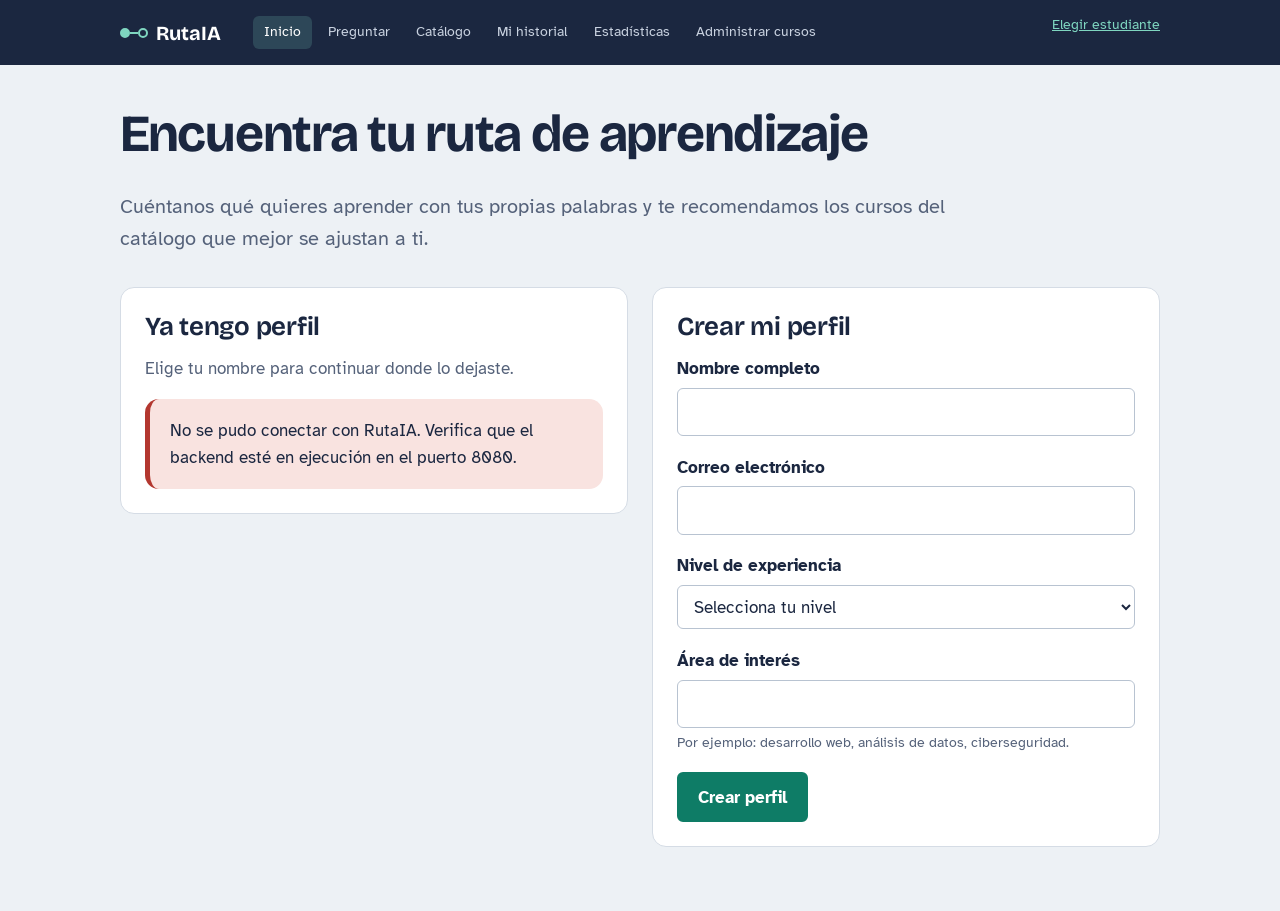
<file: frontend/index.html>
<!DOCTYPE html>
<html lang="es">
<head>
  <meta charset="UTF-8">
  <meta name="viewport" content="width=device-width, initial-scale=1">
  <title>RutaIA · Encuentra tu ruta de aprendizaje</title>
  <link rel="preconnect" href="https://fonts.googleapis.com">
  <link rel="preconnect" href="https://fonts.gstatic.com" crossorigin>
  <link href="https://fonts.googleapis.com/css2?family=Atkinson+Hyperlegible:wght@400;700&family=Bricolage+Grotesque:opsz,wght@12..96,600..700&display=swap" rel="stylesheet">
  <link rel="stylesheet" href="css/styles.css">
</head>
<body>
  <a class="saltar" href="#contenido">Saltar al contenido</a>
  <header class="encabezado" id="encabezado"></header>

  <main id="contenido">
    <section class="intro">
      <h1>Encuentra tu ruta de aprendizaje</h1>
      <p>Cuéntanos qué quieres aprender con tus propias palabras y te recomendamos los cursos del catálogo que mejor se ajustan a ti.</p>
    </section>

    <div class="rejilla-2">
      <section class="panel" aria-labelledby="titulo-elegir">
        <h2 id="titulo-elegir">Ya tengo perfil</h2>
        <p class="texto-suave">Elige tu nombre para continuar donde lo dejaste.</p>
        <div id="lista-estudiantes"><p class="texto-suave">Cargando estudiantes…</p></div>
      </section>

      <section class="panel" aria-labelledby="titulo-registro">
        <h2 id="titulo-registro">Crear mi perfil</h2>
        <form id="formulario-registro" novalidate>
          <div class="campo">
            <label for="nombreCompleto">Nombre completo</label>
            <input type="text" id="nombreCompleto" name="nombreCompleto" maxlength="150" autocomplete="name" required>
          </div>
          <div class="campo">
            <label for="correo">Correo electrónico</label>
            <input type="email" id="correo" name="correo" maxlength="150" autocomplete="email" required>
          </div>
          <div class="campo">
            <label for="nivelExperiencia">Nivel de experiencia</label>
            <select id="nivelExperiencia" name="nivelExperiencia" required>
              <option value="">Selecciona tu nivel</option>
              <option value="PRINCIPIANTE">Principiante</option>
              <option value="INTERMEDIO">Intermedio</option>
              <option value="AVANZADO">Avanzado</option>
            </select>
          </div>
          <div class="campo">
            <label for="areaInteres">Área de interés</label>
            <input type="text" id="areaInteres" name="areaInteres" maxlength="100" required>
            <span class="ayuda">Por ejemplo: desarrollo web, análisis de datos, ciberseguridad.</span>
          </div>
          <button type="submit" class="boton">Crear perfil</button>
        </form>
      </section>
    </div>
  </main>

  <script type="module" src="js/inicio.js"></script>
</body>
</html>
</file>
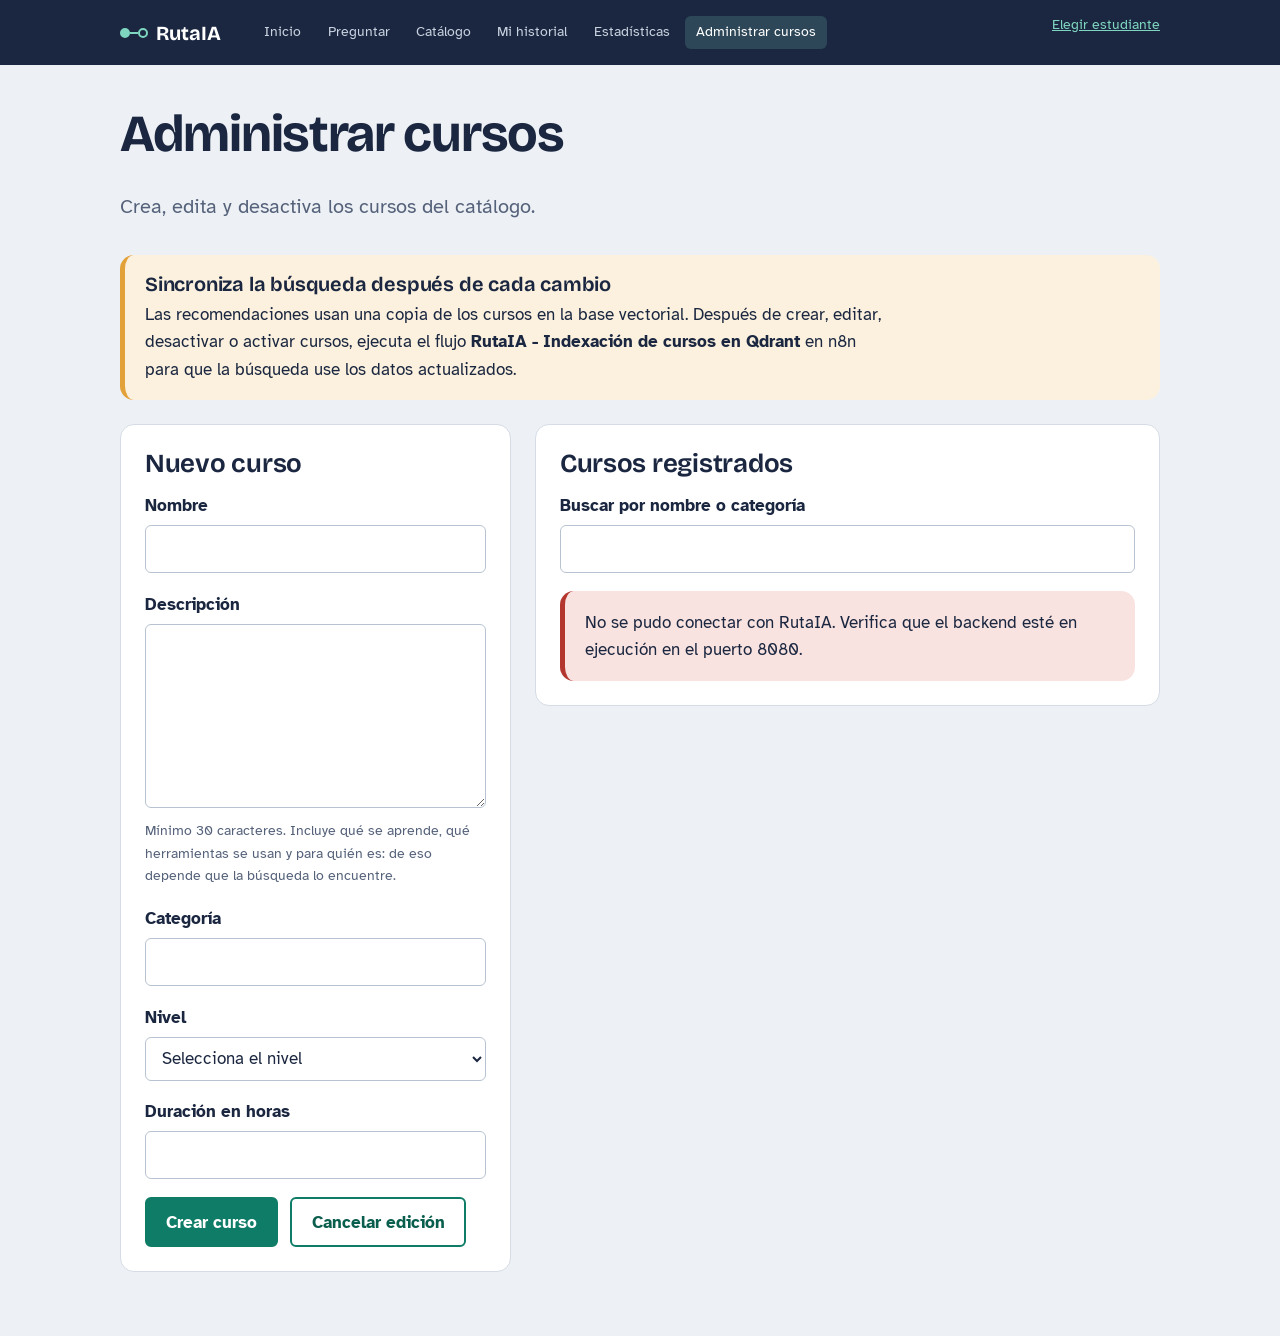
<file: frontend/admin.html>
<!DOCTYPE html>
<html lang="es">
<head>
  <meta charset="UTF-8">
  <meta name="viewport" content="width=device-width, initial-scale=1">
  <title>RutaIA · Administrar cursos</title>
  <link rel="preconnect" href="https://fonts.googleapis.com">
  <link rel="preconnect" href="https://fonts.gstatic.com" crossorigin>
  <link href="https://fonts.googleapis.com/css2?family=Atkinson+Hyperlegible:wght@400;700&family=Bricolage+Grotesque:opsz,wght@12..96,600..700&display=swap" rel="stylesheet">
  <link rel="stylesheet" href="css/styles.css">
</head>
<body>
  <a class="saltar" href="#contenido">Saltar al contenido</a>
  <header class="encabezado" id="encabezado"></header>

  <main id="contenido">
    <section class="intro">
      <h1>Administrar cursos</h1>
      <p>Crea, edita y desactiva los cursos del catálogo.</p>
    </section>

    <div class="alerta alerta--aviso" style="margin-bottom:1.5rem">
      <h2>Sincroniza la búsqueda después de cada cambio</h2>
      <p>Las recomendaciones usan una copia de los cursos en la base vectorial. Después de crear, editar, desactivar o activar cursos, ejecuta el flujo <strong>RutaIA - Indexación de cursos en Qdrant</strong> en n8n para que la búsqueda use los datos actualizados.</p>
    </div>

    <div class="rejilla-admin">
      <form class="panel" id="formulario-curso" novalidate>
        <h2 id="titulo-formulario">Nuevo curso</h2>
        <div class="campo">
          <label for="nombre">Nombre</label>
          <input type="text" id="nombre" name="nombre" maxlength="150" required>
        </div>
        <div class="campo">
          <label for="descripcion">Descripción</label>
          <textarea id="descripcion" name="descripcion" rows="6" required></textarea>
          <span class="ayuda">Mínimo 30 caracteres. Incluye qué se aprende, qué herramientas se usan y para quién es: de eso depende que la búsqueda lo encuentre.</span>
        </div>
        <div class="campo">
          <label for="categoria">Categoría</label>
          <input type="text" id="categoria" name="categoria" maxlength="80" list="categorias-existentes" required>
          <datalist id="categorias-existentes"></datalist>
        </div>
        <div class="campo">
          <label for="nivel">Nivel</label>
          <select id="nivel" name="nivel" required>
            <option value="">Selecciona el nivel</option>
            <option value="BASICO">Básico</option>
            <option value="INTERMEDIO">Intermedio</option>
            <option value="AVANZADO">Avanzado</option>
          </select>
        </div>
        <div class="campo">
          <label for="duracionHoras">Duración en horas</label>
          <input type="number" id="duracionHoras" name="duracionHoras" min="1" step="1" required>
        </div>
        <div class="acciones">
          <button type="submit" class="boton" id="guardar-curso">Crear curso</button>
          <button type="button" class="boton boton--secundario" id="cancelar-edicion" hidden>Cancelar edición</button>
        </div>
      </form>

      <section class="panel" aria-labelledby="titulo-listado">
        <h2 id="titulo-listado">Cursos registrados</h2>
        <div class="campo">
          <label for="buscar-curso">Buscar por nombre o categoría</label>
          <input type="text" id="buscar-curso">
        </div>
        <div id="tabla-cursos"><p class="texto-suave">Cargando cursos…</p></div>
      </section>
    </div>
  </main>

  <script type="module" src="js/admin.js"></script>
</body>
</html>
</file>
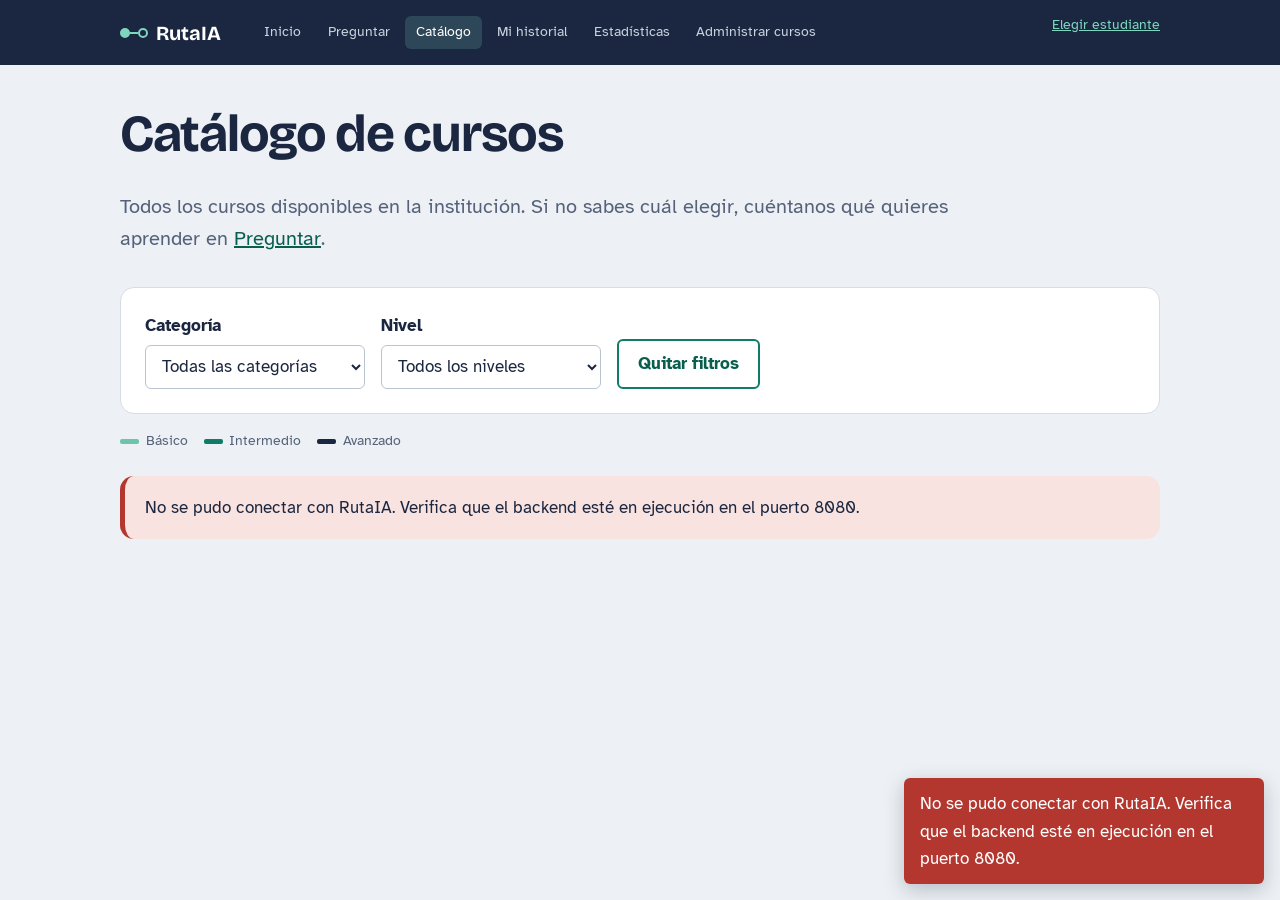
<file: frontend/catalogo.html>
<!DOCTYPE html>
<html lang="es">
<head>
  <meta charset="UTF-8">
  <meta name="viewport" content="width=device-width, initial-scale=1">
  <title>RutaIA · Catálogo de cursos</title>
  <link rel="preconnect" href="https://fonts.googleapis.com">
  <link rel="preconnect" href="https://fonts.gstatic.com" crossorigin>
  <link href="https://fonts.googleapis.com/css2?family=Atkinson+Hyperlegible:wght@400;700&family=Bricolage+Grotesque:opsz,wght@12..96,600..700&display=swap" rel="stylesheet">
  <link rel="stylesheet" href="css/styles.css">
</head>
<body>
  <a class="saltar" href="#contenido">Saltar al contenido</a>
  <header class="encabezado" id="encabezado"></header>

  <main id="contenido">
    <section class="intro">
      <h1>Catálogo de cursos</h1>
      <p>Todos los cursos disponibles en la institución. Si no sabes cuál elegir, cuéntanos qué quieres aprender en <a href="consulta.html">Preguntar</a>.</p>
    </section>

    <form class="panel filtros" id="filtros" aria-label="Filtrar cursos" onsubmit="return false">
      <div class="campo">
        <label for="filtro-categoria">Categoría</label>
        <select id="filtro-categoria">
          <option value="">Todas las categorías</option>
        </select>
      </div>
      <div class="campo">
        <label for="filtro-nivel">Nivel</label>
        <select id="filtro-nivel">
          <option value="">Todos los niveles</option>
          <option value="BASICO">Básico</option>
          <option value="INTERMEDIO">Intermedio</option>
          <option value="AVANZADO">Avanzado</option>
        </select>
      </div>
      <button type="button" class="boton boton--secundario" id="limpiar-filtros">Quitar filtros</button>
    </form>

    <ul class="leyenda-niveles" aria-label="Color según el nivel del curso">
      <li style="--color-nivel:#6CC3AE">Básico</li>
      <li style="--color-nivel:var(--ruta)">Intermedio</li>
      <li style="--color-nivel:var(--tinta)">Avanzado</li>
    </ul>

    <p class="texto-suave" id="contador" role="status" style="margin-top:1.5rem"></p>
    <div id="resultados"></div>
  </main>

  <script type="module" src="js/catalogo.js"></script>
</body>
</html>
</file>
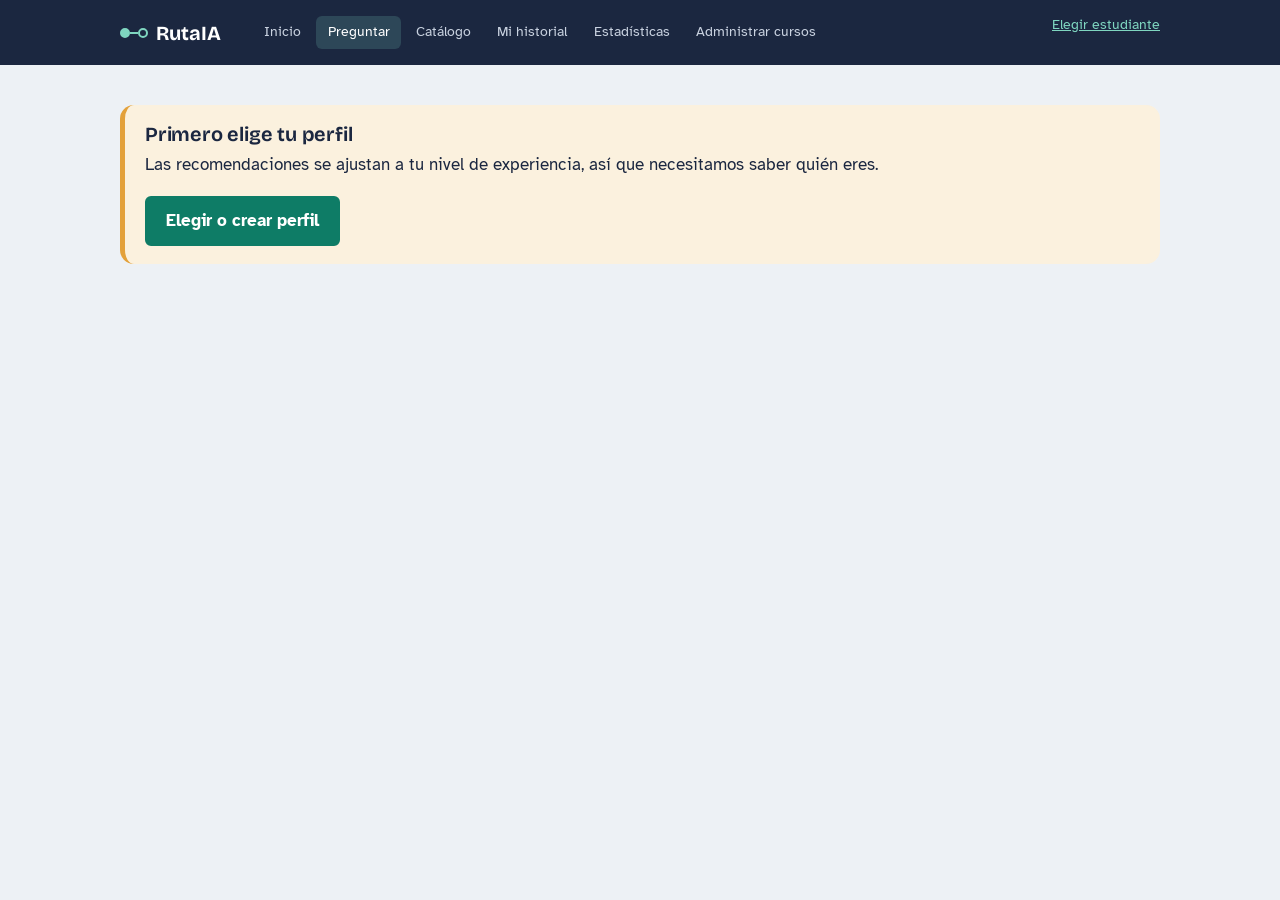
<file: frontend/consulta.html>
<!DOCTYPE html>
<html lang="es">
<head>
  <meta charset="UTF-8">
  <meta name="viewport" content="width=device-width, initial-scale=1">
  <title>RutaIA · ¿Qué quieres aprender?</title>
  <link rel="preconnect" href="https://fonts.googleapis.com">
  <link rel="preconnect" href="https://fonts.gstatic.com" crossorigin>
  <link href="https://fonts.googleapis.com/css2?family=Atkinson+Hyperlegible:wght@400;700&family=Bricolage+Grotesque:opsz,wght@12..96,600..700&display=swap" rel="stylesheet">
  <link rel="stylesheet" href="css/styles.css">
</head>
<body>
  <a class="saltar" href="#contenido">Saltar al contenido</a>
  <header class="encabezado" id="encabezado"></header>

  <main id="contenido">
    <div id="sin-estudiante" hidden>
      <div class="alerta alerta--aviso">
        <h2>Primero elige tu perfil</h2>
        <p>Las recomendaciones se ajustan a tu nivel de experiencia, así que necesitamos saber quién eres.</p>
        <div class="acciones"><a class="boton" href="index.html">Elegir o crear perfil</a></div>
      </div>
    </div>

    <div id="zona-consulta" hidden>
      <form id="formulario-pregunta" class="pregunta" novalidate>
        <div class="campo">
          <h1 id="titulo-pregunta">¿Qué quieres aprender?</h1>
          <textarea id="pregunta" name="pregunta" maxlength="1000" aria-labelledby="titulo-pregunta"
                    placeholder="Escribe tu necesidad con tus palabras, por ejemplo: quiero aprender a crear páginas web"></textarea>
        </div>

        <!-- EXAMEN: nivel opcional, se aplica como filtro dentro de la busqueda vectorial -->
        <div class="campo" style="max-width: 340px">
          <label for="nivelCurso">Nivel del curso (opcional)</label>
          <select id="nivelCurso" name="nivelCurso">
            <option value="">Cualquier nivel</option>
            <option value="BASICO">Básico</option>
            <option value="INTERMEDIO">Intermedio</option>
            <option value="AVANZADO">Avanzado</option>
          </select>
          <span class="ayuda">Si eliges un nivel, solo se buscarán cursos de ese nivel.</span>
        </div>

        <button type="submit" class="boton">Buscar mi ruta</button>

        <p class="texto-suave" style="margin: 1.25rem 0 0;">¿No sabes por dónde empezar? Prueba con una de estas:</p>
        <ul class="sugerencias" id="sugerencias">
          <li><button type="button">Quiero aprender a crear APIs</button></li>
          <li><button type="button">Quiero aprender a crear páginas web</button></li>
          <li><button type="button">Me interesa analizar datos y construir dashboards</button></li>
          <li><button type="button">¿Qué puedo estudiar para trabajar con inteligencia artificial?</button></li>
        </ul>
      </form>

      <div id="resultado" class="resultado" aria-live="polite"></div>
    </div>
  </main>

  <script type="module" src="js/consulta.js"></script>
</body>
</html>
</file>
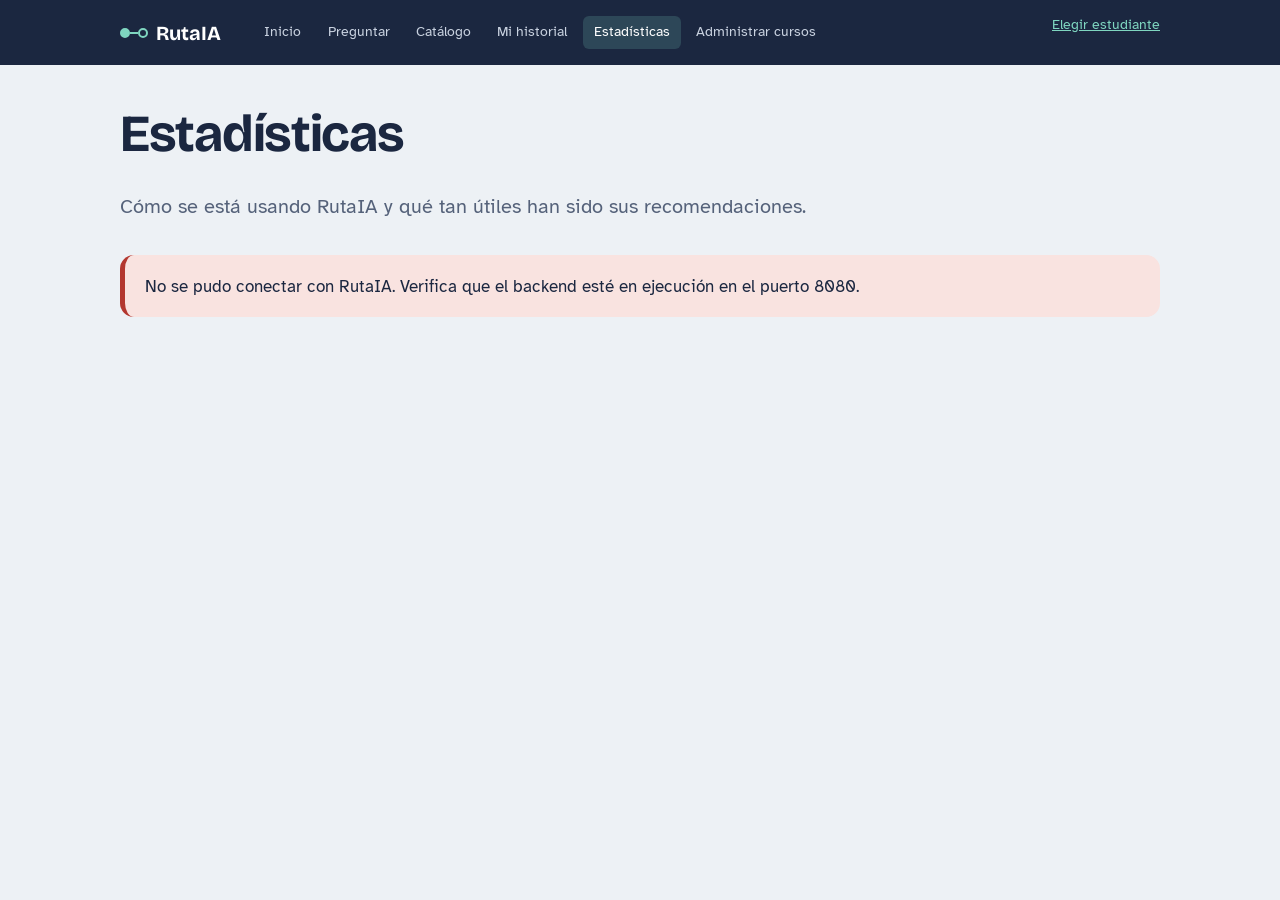
<file: frontend/estadisticas.html>
<!DOCTYPE html>
<html lang="es">
<head>
  <meta charset="UTF-8">
  <meta name="viewport" content="width=device-width, initial-scale=1">
  <title>RutaIA · Estadísticas</title>
  <link rel="preconnect" href="https://fonts.googleapis.com">
  <link rel="preconnect" href="https://fonts.gstatic.com" crossorigin>
  <link href="https://fonts.googleapis.com/css2?family=Atkinson+Hyperlegible:wght@400;700&family=Bricolage+Grotesque:opsz,wght@12..96,600..700&display=swap" rel="stylesheet">
  <link rel="stylesheet" href="css/styles.css">
</head>
<body>
  <a class="saltar" href="#contenido">Saltar al contenido</a>
  <header class="encabezado" id="encabezado"></header>

  <main id="contenido">
    <section class="intro">
      <h1>Estadísticas</h1>
      <p>Cómo se está usando RutaIA y qué tan útiles han sido sus recomendaciones.</p>
    </section>
    <div id="estadisticas"></div>
  </main>

  <script type="module" src="js/estadisticas.js"></script>
</body>
</html>
</file>
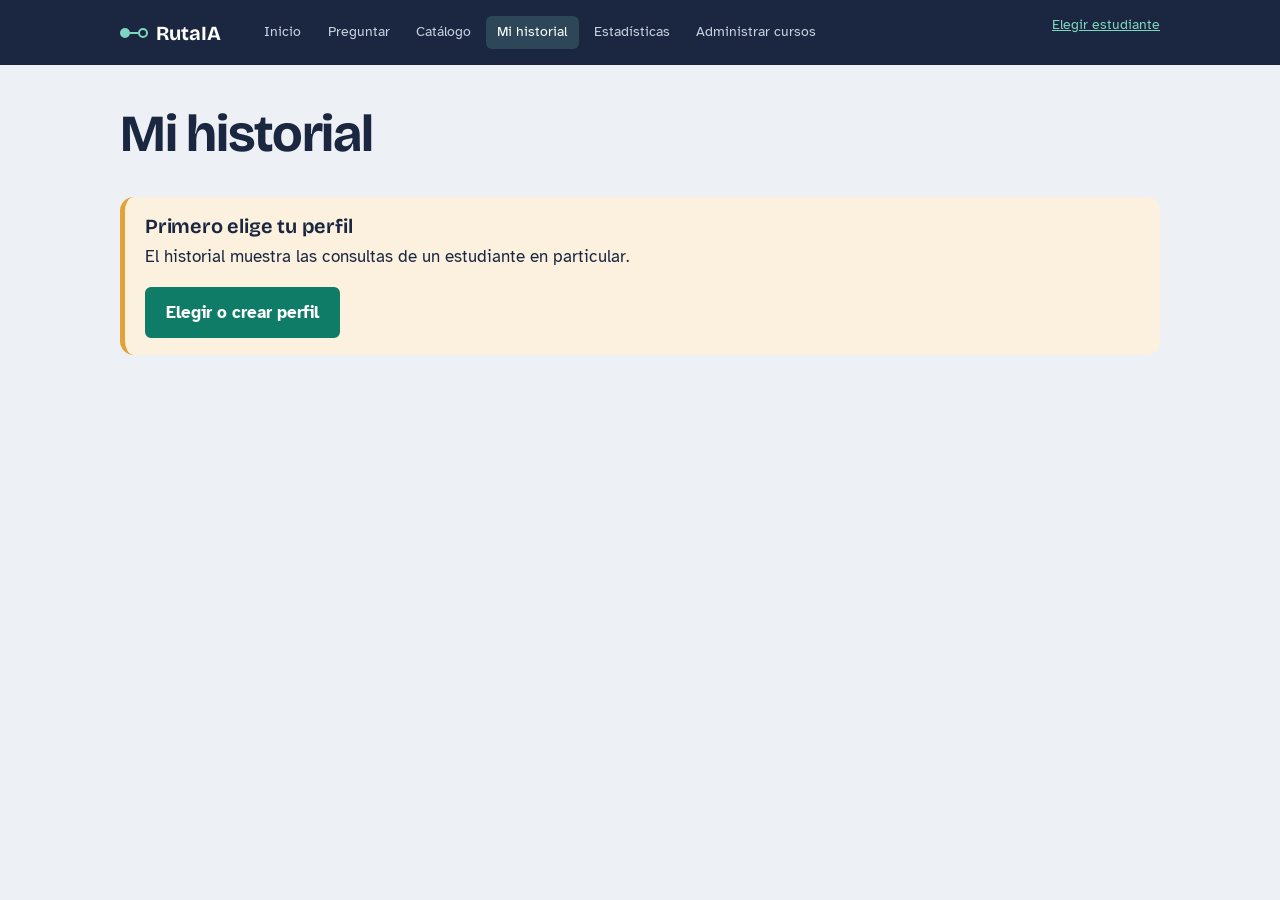
<file: frontend/historial.html>
<!DOCTYPE html>
<html lang="es">
<head>
  <meta charset="UTF-8">
  <meta name="viewport" content="width=device-width, initial-scale=1">
  <title>RutaIA · Mi historial</title>
  <link rel="preconnect" href="https://fonts.googleapis.com">
  <link rel="preconnect" href="https://fonts.gstatic.com" crossorigin>
  <link href="https://fonts.googleapis.com/css2?family=Atkinson+Hyperlegible:wght@400;700&family=Bricolage+Grotesque:opsz,wght@12..96,600..700&display=swap" rel="stylesheet">
  <link rel="stylesheet" href="css/styles.css">
</head>
<body>
  <a class="saltar" href="#contenido">Saltar al contenido</a>
  <header class="encabezado" id="encabezado"></header>

  <main id="contenido">
    <section class="intro">
      <h1>Mi historial</h1>
      <p id="resumen" role="status"></p>
    </section>
    <div id="historial"></div>
  </main>

  <script type="module" src="js/historial.js"></script>
</body>
</html>
</file>
<file: frontend/css/styles.css>
/* =====================================================================
   RutaIA - Estilos compartidos
   Idea visual: una ruta de aprendizaje. El elemento protagonista es la
   linea de paradas (.ruta); todo lo demas se mantiene sobrio.
   ===================================================================== */

:root {
  /* Paleta */
  --tinta: #1B2740;
  --tinta-suave: #55627A;
  --fondo: #EDF1F5;
  --superficie: #FFFFFF;
  --linea: #D5DCE5;
  --ruta: #0E7C66;
  --ruta-oscura: #0A5E4D;
  --ruta-suave: #DDF0EA;
  --marcador: #E3A13A;
  --error: #B3372F;
  --error-suave: #F9E3E0;
  --aviso-suave: #FBF1DE;

  /* Tipografia */
  --fuente-titulo: "Bricolage Grotesque", "Segoe UI", system-ui, sans-serif;
  --fuente-texto: "Atkinson Hyperlegible", "Segoe UI", system-ui, sans-serif;

  /* Escala tipografica (razon ~1.25) */
  --t-sm: 0.875rem;
  --t-base: 1.0625rem;
  --t-md: 1.25rem;
  --t-lg: 1.625rem;
  --t-xl: 2.25rem;
  --t-xxl: clamp(2.25rem, 5vw, 3.25rem);

  /* Radios: pequeno para controles, grande para paneles (jerarquia) */
  --r-control: 6px;
  --r-panel: 14px;

  --ancho: 1080px;
}

*,
*::before,
*::after {
  box-sizing: border-box;
}

body {
  margin: 0;
  background: var(--fondo);
  color: var(--tinta);
  font-family: var(--fuente-texto);
  font-size: var(--t-base);
  line-height: 1.6;
}

h1, h2, h3 {
  font-family: var(--fuente-titulo);
  line-height: 1.15;
  margin: 0 0 0.5em;
  letter-spacing: -0.01em;
}

h1 { font-size: var(--t-xxl); font-weight: 700; letter-spacing: -0.025em; }
h2 { font-size: var(--t-lg); font-weight: 650; }
h3 { font-size: var(--t-md); font-weight: 600; }

p { margin: 0 0 1em; max-width: 68ch; }

a { color: var(--ruta-oscura); }

:focus-visible {
  outline: 3px solid var(--ruta);
  outline-offset: 2px;
}

.solo-lectores {
  position: absolute;
  width: 1px;
  height: 1px;
  overflow: hidden;
  clip: rect(0 0 0 0);
  white-space: nowrap;
}

.saltar {
  position: absolute;
  left: -999px;
  top: 0;
  background: var(--tinta);
  color: #fff;
  padding: 0.5rem 1rem;
  z-index: 10;
}
.saltar:focus { left: 1rem; }

/* ---------------------------- Encabezado ---------------------------- */

.encabezado {
  background: var(--tinta);
  color: #fff;
}

.encabezado__contenido {
  max-width: var(--ancho);
  margin: 0 auto;
  padding: 0.9rem 1.25rem;
  display: flex;
  flex-wrap: wrap;
  align-items: center;
  gap: 0.75rem 2rem;
}

.marca {
  font-family: var(--fuente-titulo);
  font-size: var(--t-md);
  font-weight: 700;
  color: #fff;
  text-decoration: none;
  display: flex;
  align-items: center;
  gap: 0.5rem;
}

/* El logotipo es una mini ruta: dos paradas unidas */
.marca__icono {
  width: 28px;
  height: 14px;
  position: relative;
}
.marca__icono::before,
.marca__icono::after {
  content: "";
  position: absolute;
  top: 2px;
  width: 10px;
  height: 10px;
  border-radius: 50%;
  border: 2px solid #7FD6C0;
}
.marca__icono::before { left: 0; background: #7FD6C0; }
.marca__icono::after { right: 0; }
.marca__icono span {
  position: absolute;
  left: 10px;
  right: 10px;
  top: 6px;
  height: 2px;
  background: #7FD6C0;
}

.navegacion {
  display: flex;
  flex-wrap: wrap;
  gap: 0.25rem;
  margin-right: auto;
}

.navegacion a {
  color: #C9D2E0;
  text-decoration: none;
  padding: 0.35rem 0.7rem;
  border-radius: var(--r-control);
  font-size: var(--t-sm);
}
.navegacion a:hover { color: #fff; background: rgba(255, 255, 255, 0.08); }
.navegacion a[aria-current="page"] { color: #fff; background: rgba(127, 214, 192, 0.18); }

.usuario-activo {
  font-size: var(--t-sm);
  color: #C9D2E0;
}
.usuario-activo strong { color: #fff; }
.usuario-activo a { color: #7FD6C0; margin-left: 0.5rem; }

/* ------------------------------ Estructura ------------------------------ */

main {
  max-width: var(--ancho);
  margin: 0 auto;
  padding: 2.5rem 1.25rem 4rem;
}

.intro { margin-bottom: 2rem; }
.intro p { color: var(--tinta-suave); font-size: var(--t-md); }

.panel {
  background: var(--superficie);
  border: 1px solid var(--linea);
  border-radius: var(--r-panel);
  padding: 1.5rem;
}

.rejilla-2 {
  display: grid;
  grid-template-columns: repeat(auto-fit, minmax(300px, 1fr));
  gap: 1.5rem;
  align-items: start;
}

.texto-suave { color: var(--tinta-suave); }

/* ---------------------------- Formularios ---------------------------- */

.campo { margin-bottom: 1.1rem; }

.campo label,
.campo legend {
  display: block;
  font-weight: 700;
  margin-bottom: 0.35rem;
}

.campo .ayuda {
  display: block;
  font-size: var(--t-sm);
  color: var(--tinta-suave);
  margin-top: 0.25rem;
}

input[type="text"],
input[type="email"],
input[type="number"],
select,
textarea {
  width: 100%;
  font: inherit;
  color: var(--tinta);
  background: var(--superficie);
  border: 1px solid #B8C3D1;
  border-radius: var(--r-control);
  padding: 0.6rem 0.75rem;
}

textarea { resize: vertical; min-height: 6rem; }

.campo--error input,
.campo--error select,
.campo--error textarea { border-color: var(--error); }

.error-campo {
  display: block;
  color: var(--error);
  font-size: var(--t-sm);
  margin-top: 0.3rem;
}

/* ------------------------------ Botones ------------------------------ */

.boton {
  display: inline-flex;
  align-items: center;
  gap: 0.5rem;
  font: inherit;
  font-weight: 700;
  border: 2px solid var(--ruta);
  background: var(--ruta);
  color: #fff;
  padding: 0.6rem 1.2rem;
  border-radius: var(--r-control);
  cursor: pointer;
  text-decoration: none;
}
.boton:hover { background: var(--ruta-oscura); border-color: var(--ruta-oscura); }
.boton[disabled] { opacity: 0.6; cursor: progress; }

.boton--secundario { background: transparent; color: var(--ruta-oscura); }
.boton--secundario:hover { background: var(--ruta-suave); }

.boton--pequeno { padding: 0.35rem 0.8rem; font-size: var(--t-sm); }

.acciones { display: flex; flex-wrap: wrap; gap: 0.75rem; margin-top: 1rem; }

/* Indicador de carga dentro de un boton */
.girando {
  width: 1em;
  height: 1em;
  border: 2px solid rgba(255, 255, 255, 0.4);
  border-top-color: #fff;
  border-radius: 50%;
  animation: girar 0.8s linear infinite;
}
@keyframes girar { to { transform: rotate(360deg); } }

/* ------------------------------ Mensajes ------------------------------ */

.alerta {
  border-radius: var(--r-panel);
  padding: 1.1rem 1.25rem;
  border-left: 5px solid;
}
.alerta h2, .alerta h3 { font-size: var(--t-md); margin-bottom: 0.35rem; }
.alerta p:last-child { margin-bottom: 0; }
.alerta--error { background: var(--error-suave); border-color: var(--error); }
.alerta--aviso { background: var(--aviso-suave); border-color: var(--marcador); }
.alerta--exito { background: var(--ruta-suave); border-color: var(--ruta); }

.notificaciones {
  position: fixed;
  right: 1rem;
  bottom: 1rem;
  display: grid;
  gap: 0.5rem;
  z-index: 20;
}
.notificacion {
  background: var(--tinta);
  color: #fff;
  padding: 0.75rem 1rem;
  border-radius: var(--r-control);
  max-width: 360px;
  box-shadow: 0 6px 20px rgba(27, 39, 64, 0.25);
}
.notificacion--error { background: var(--error); }

.vacio {
  text-align: left;
  padding: 2rem 1.5rem;
  border: 2px dashed var(--linea);
  border-radius: var(--r-panel);
  color: var(--tinta-suave);
}

/* ------------------------- Etiquetas y similitud ------------------------- */

.etiqueta {
  display: inline-block;
  font-size: var(--t-sm);
  padding: 0.1rem 0.55rem;
  border-radius: 999px;
  background: var(--fondo);
  color: var(--tinta-suave);
  border: 1px solid var(--linea);
}

.similitud {
  display: inline-flex;
  align-items: center;
  gap: 0.5rem;
  font-size: var(--t-sm);
  color: var(--tinta-suave);
  font-variant-numeric: tabular-nums;
}
.similitud__barra {
  width: 64px;
  height: 6px;
  background: var(--linea);
  border-radius: 3px;
  overflow: hidden;
}
.similitud__barra span {
  display: block;
  height: 100%;
  width: var(--valor);
  background: var(--ruta);
}

/* --------------------------- La ruta (protagonista) --------------------------- */

.ruta {
  list-style: none;
  margin: 0;
  padding: 0 0 0 2.25rem;
  position: relative;
}

/* La linea del sendero */
.ruta::before {
  content: "";
  position: absolute;
  left: 0.7rem;
  top: 0.9rem;
  bottom: 0.9rem;
  width: 4px;
  border-radius: 2px;
  background: repeating-linear-gradient(
    to bottom,
    var(--ruta) 0 10px,
    transparent 10px 16px
  );
}

.ruta__parada {
  position: relative;
  padding: 0 0 1.75rem;
}
.ruta__parada:last-child { padding-bottom: 0; }

/* La parada: circulo sobre la linea */
.ruta__parada::before {
  content: "";
  position: absolute;
  left: -2.05rem;
  top: 0.35rem;
  width: 1.1rem;
  height: 1.1rem;
  border-radius: 50%;
  background: var(--superficie);
  border: 4px solid var(--ruta);
}
.ruta__parada:first-child::before { background: var(--ruta); }

.ruta__paso {
  font-size: var(--t-sm);
  color: var(--ruta-oscura);
  font-weight: 700;
}

.ruta__nombre {
  font-family: var(--fuente-titulo);
  font-size: var(--t-md);
  font-weight: 650;
  margin: 0.1rem 0 0.4rem;
}

.ruta__datos {
  display: flex;
  flex-wrap: wrap;
  gap: 0.4rem 0.75rem;
  align-items: center;
}

/* ------------------------------ Consulta ------------------------------ */

.pregunta {
  background: var(--superficie);
  border: 1px solid var(--linea);
  border-radius: var(--r-panel);
  padding: 1.5rem;
}

.pregunta textarea {
  font-size: var(--t-md);
  min-height: 5.5rem;
  border-width: 2px;
}

.sugerencias {
  display: flex;
  flex-wrap: wrap;
  gap: 0.5rem;
  margin: 0.9rem 0 0;
  padding: 0;
  list-style: none;
}
.sugerencias button {
  font: inherit;
  font-size: var(--t-sm);
  background: var(--fondo);
  color: var(--tinta);
  border: 1px solid var(--linea);
  border-radius: 999px;
  padding: 0.3rem 0.8rem;
  cursor: pointer;
}
.sugerencias button:hover { border-color: var(--ruta); color: var(--ruta-oscura); }

.resultado { margin-top: 2rem; }

.resultado__rejilla {
  display: grid;
  grid-template-columns: minmax(260px, 5fr) 7fr;
  gap: 2rem;
  align-items: start;
}
@media (max-width: 760px) {
  .resultado__rejilla { grid-template-columns: 1fr; }
}

.respuesta-ia p:last-child { margin-bottom: 0; }
.respuesta-ia strong { color: var(--ruta-oscura); }

.consideradas { margin-top: 1.5rem; }
.consideradas summary { cursor: pointer; font-weight: 700; }
.consideradas ul { list-style: none; padding: 0; margin: 0.75rem 0 0; }
.consideradas li {
  display: flex;
  flex-wrap: wrap;
  justify-content: space-between;
  gap: 0.5rem;
  padding: 0.6rem 0;
  border-top: 1px solid var(--linea);
}

/* ---------------------------- Calificacion ---------------------------- */

.calificacion { margin-top: 1.5rem; }

.estrellas {
  display: inline-flex;
  flex-direction: row-reverse; /* truco para iluminar las estrellas anteriores */
  gap: 0.15rem;
  border: 0;
  padding: 0;
  margin: 0 0 0.75rem;
}
.estrellas input { position: absolute; opacity: 0; pointer-events: none; }
.estrellas label {
  font-size: 2rem;
  line-height: 1;
  color: #C5CEDA;
  cursor: pointer;
}
.estrellas input:checked ~ label,
.estrellas label:hover,
.estrellas label:hover ~ label { color: var(--marcador); }
.estrellas input:focus-visible + label { outline: 3px solid var(--ruta); outline-offset: 2px; border-radius: 4px; }

.estrellas-fijas { color: var(--marcador); font-size: 1.3rem; letter-spacing: 0.1em; }

/* ------------------------------ Tablas ------------------------------ */

.tabla-contenedor { overflow-x: auto; }

table { width: 100%; border-collapse: collapse; }
th, td { text-align: left; padding: 0.7rem 0.6rem; border-bottom: 1px solid var(--linea); vertical-align: top; }
th { font-size: var(--t-sm); color: var(--tinta-suave); font-weight: 700; }

/* ------------------------------ Secciones ------------------------------ */

.seccion { margin-top: 2.5rem; }
.seccion > h2 { margin-bottom: 1rem; }

/* ------------------------------- Catalogo ------------------------------- */

.filtros {
  display: flex;
  flex-wrap: wrap;
  gap: 1rem;
  align-items: end;
}
.filtros .campo { margin: 0; min-width: 220px; }

.categoria-grupo { margin-top: 2.5rem; }
.categoria-grupo h2 span { font-family: var(--fuente-texto); font-size: var(--t-sm); font-weight: 400; color: var(--tinta-suave); margin-left: 0.5rem; }

.cursos {
  display: grid;
  grid-template-columns: repeat(auto-fill, minmax(300px, 1fr));
  gap: 1rem;
}

/* El borde superior codifica el nivel del curso */
.curso {
  --color-nivel: var(--ruta);
  background: var(--superficie);
  border: 1px solid var(--linea);
  border-top: 5px solid var(--color-nivel);
  border-radius: 10px;
  padding: 1.1rem 1.2rem;
}
.curso--BASICO { --color-nivel: #6CC3AE; }
.curso--INTERMEDIO { --color-nivel: var(--ruta); }
.curso--AVANZADO { --color-nivel: var(--tinta); }
.curso--destacado { outline: 3px solid var(--marcador); outline-offset: 3px; }
.curso h3 { font-size: 1.125rem; margin-bottom: 0.5rem; }
.curso p { font-size: 0.975rem; color: var(--tinta-suave); margin: 0.75rem 0 0; }

.leyenda-niveles { display: flex; flex-wrap: wrap; gap: 1rem; font-size: var(--t-sm); color: var(--tinta-suave); margin: 1rem 0 0; padding: 0; list-style: none; }
.leyenda-niveles li::before {
  content: "";
  display: inline-block;
  width: 1.2rem;
  height: 5px;
  border-radius: 2px;
  margin-right: 0.4rem;
  vertical-align: middle;
  background: var(--color-nivel);
}

/* ------------------------------- Estados ------------------------------- */

.estado {
  display: inline-block;
  font-size: var(--t-sm);
  font-weight: 700;
  padding: 0.1rem 0.65rem;
  border-radius: 999px;
  white-space: nowrap;
}
.estado--RESPONDIDA, .estado--activo { background: var(--ruta-suave); color: var(--ruta-oscura); }
.estado--SIN_RESULTADOS { background: var(--aviso-suave); color: #875A12; }
.estado--ERROR { background: var(--error-suave); color: var(--error); }
.estado--PENDIENTE, .estado--inactivo { background: var(--fondo); color: var(--tinta-suave); border: 1px solid var(--linea); }

/* ------------------------------- Historial ------------------------------- */

.lista-historial { list-style: none; padding: 0; margin: 0; }

.historial-item {
  background: var(--superficie);
  border: 1px solid var(--linea);
  border-radius: var(--r-panel);
  padding: 1.25rem 1.4rem;
  margin-bottom: 1rem;
}
.historial-item__cabecera {
  display: flex;
  flex-wrap: wrap;
  justify-content: space-between;
  align-items: center;
  gap: 0.5rem 1rem;
  font-size: var(--t-sm);
  color: var(--tinta-suave);
}
.historial-item__pregunta {
  font-family: var(--fuente-titulo);
  font-size: var(--t-md);
  font-weight: 600;
  margin: 0.6rem 0 0.75rem;
}
.historial-item__pie {
  display: flex;
  flex-wrap: wrap;
  justify-content: space-between;
  align-items: center;
  gap: 0.75rem;
  margin-top: 0.9rem;
}
.cursos-mencionados { display: flex; flex-wrap: wrap; gap: 0.4rem; }

/* ----------------------------- Estadisticas ----------------------------- */

.cifras {
  display: grid;
  grid-template-columns: repeat(auto-fit, minmax(180px, 1fr));
  gap: 1.5rem;
}
.cifra { border-left: 4px solid var(--ruta); padding: 0.2rem 0 0.2rem 1rem; }
.cifra strong { display: block; font-family: var(--fuente-titulo); font-size: var(--t-xl); line-height: 1.1; }
.cifra span { color: var(--tinta-suave); }

.barra-apilada {
  display: flex;
  height: 20px;
  border-radius: 10px;
  overflow: hidden;
  background: var(--linea);
}
.barra-apilada span { height: 100%; }

.leyenda { list-style: none; padding: 0; margin: 1rem 0 0; display: flex; flex-wrap: wrap; gap: 0.75rem 1.5rem; }
.leyenda i { display: inline-block; width: 0.85rem; height: 0.85rem; border-radius: 3px; margin-right: 0.45rem; vertical-align: -1px; }

.ranking { list-style: none; padding: 0; margin: 0; }
.ranking li {
  display: grid;
  grid-template-columns: 1fr auto;
  gap: 0.35rem 1rem;
  padding: 0.8rem 0;
  border-top: 1px solid var(--linea);
}
.ranking li:first-child { border-top: 0; }
.ranking li:first-child .ranking__nombre { font-family: var(--fuente-titulo); font-size: var(--t-md); font-weight: 650; }
.ranking__veces { color: var(--tinta-suave); font-variant-numeric: tabular-nums; }
.ranking__barra { grid-column: 1 / -1; height: 6px; background: var(--linea); border-radius: 3px; overflow: hidden; }
.ranking__barra span { display: block; height: 100%; width: var(--valor); background: var(--ruta); }

.promedio { display: flex; flex-wrap: wrap; align-items: baseline; gap: 0.75rem; }
.promedio strong { font-family: var(--fuente-titulo); font-size: var(--t-xl); }

/* ---------------------------- Administracion ---------------------------- */

.rejilla-admin {
  display: grid;
  grid-template-columns: minmax(300px, 5fr) 8fr;
  gap: 1.5rem;
  align-items: start;
}
@media (max-width: 900px) {
  .rejilla-admin { grid-template-columns: 1fr; }
}
.acciones-fila { display: flex; flex-wrap: wrap; gap: 0.4rem; }
.fila-inactiva td { color: var(--tinta-suave); }

/* ---------------------------- Accesibilidad ---------------------------- */

@media (prefers-reduced-motion: reduce) {
  .girando { animation-duration: 3s; }
  * { scroll-behavior: auto !important; }
}
</file>
